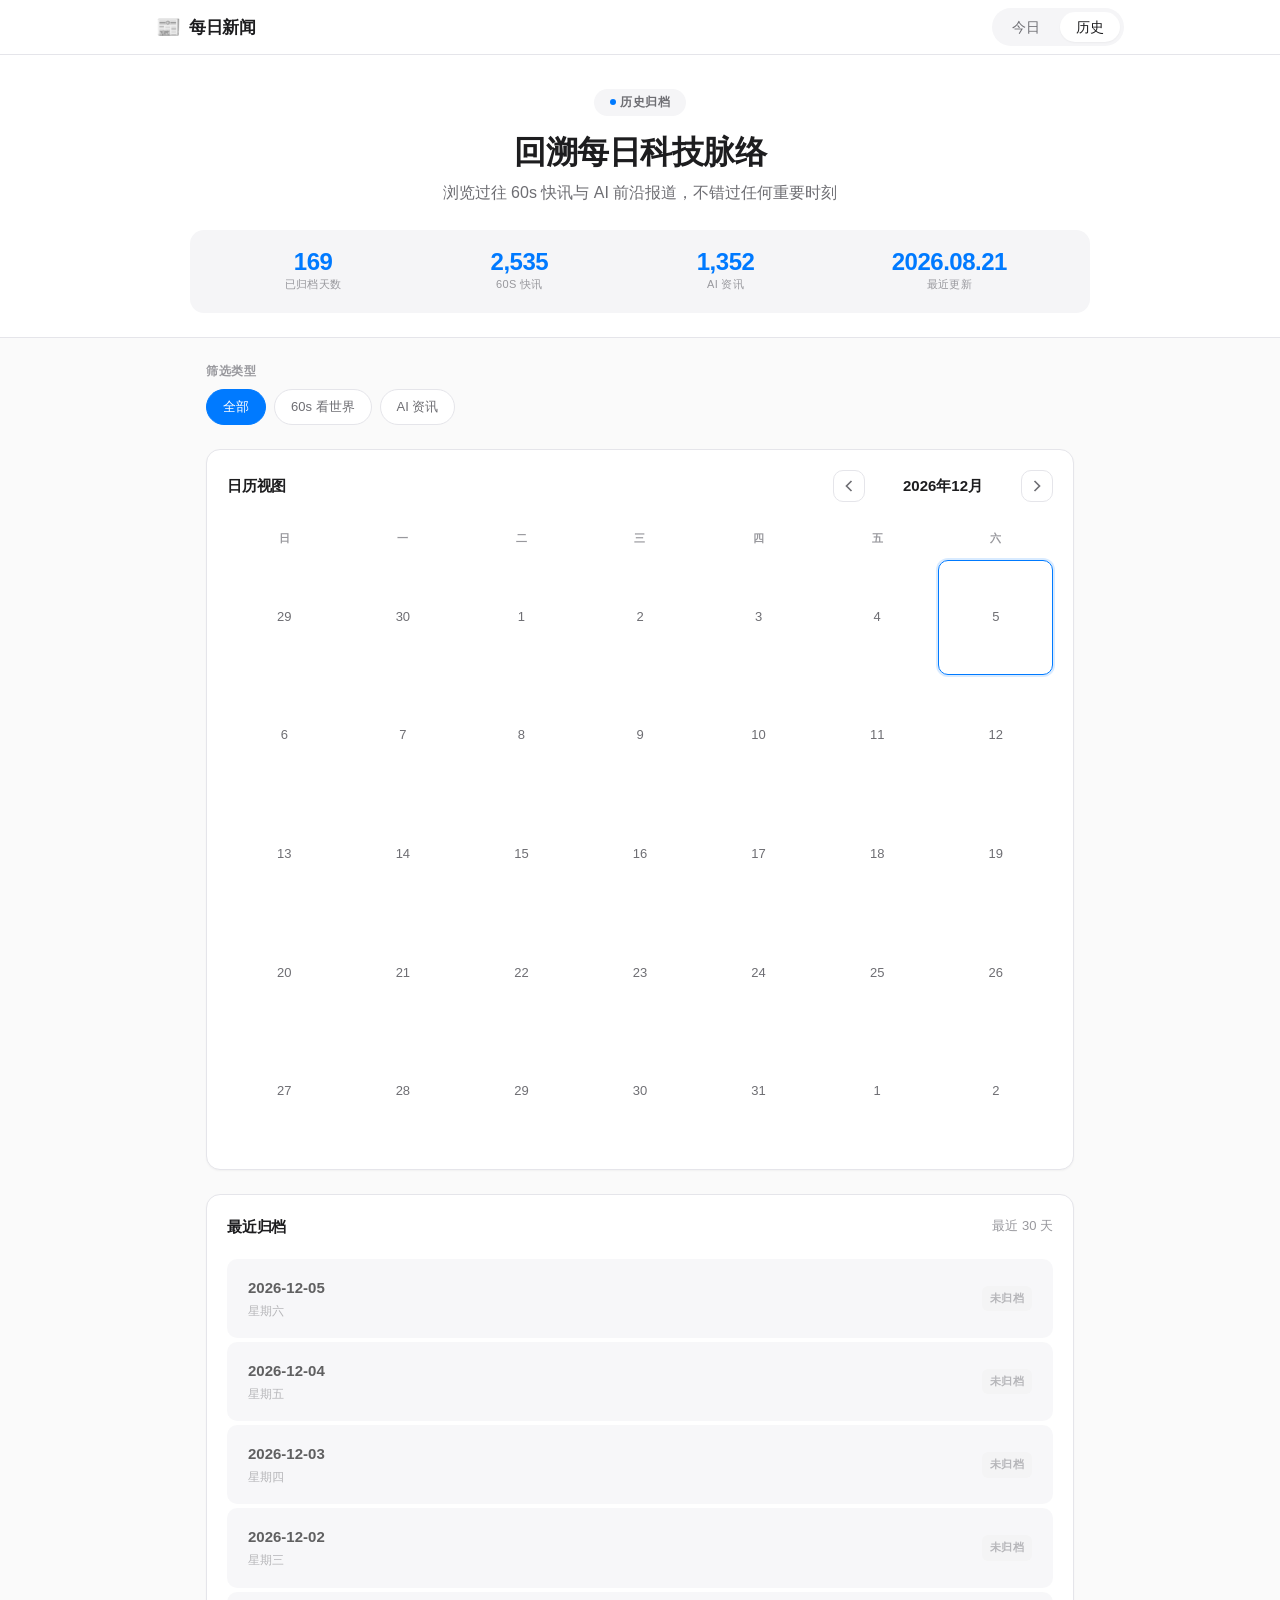
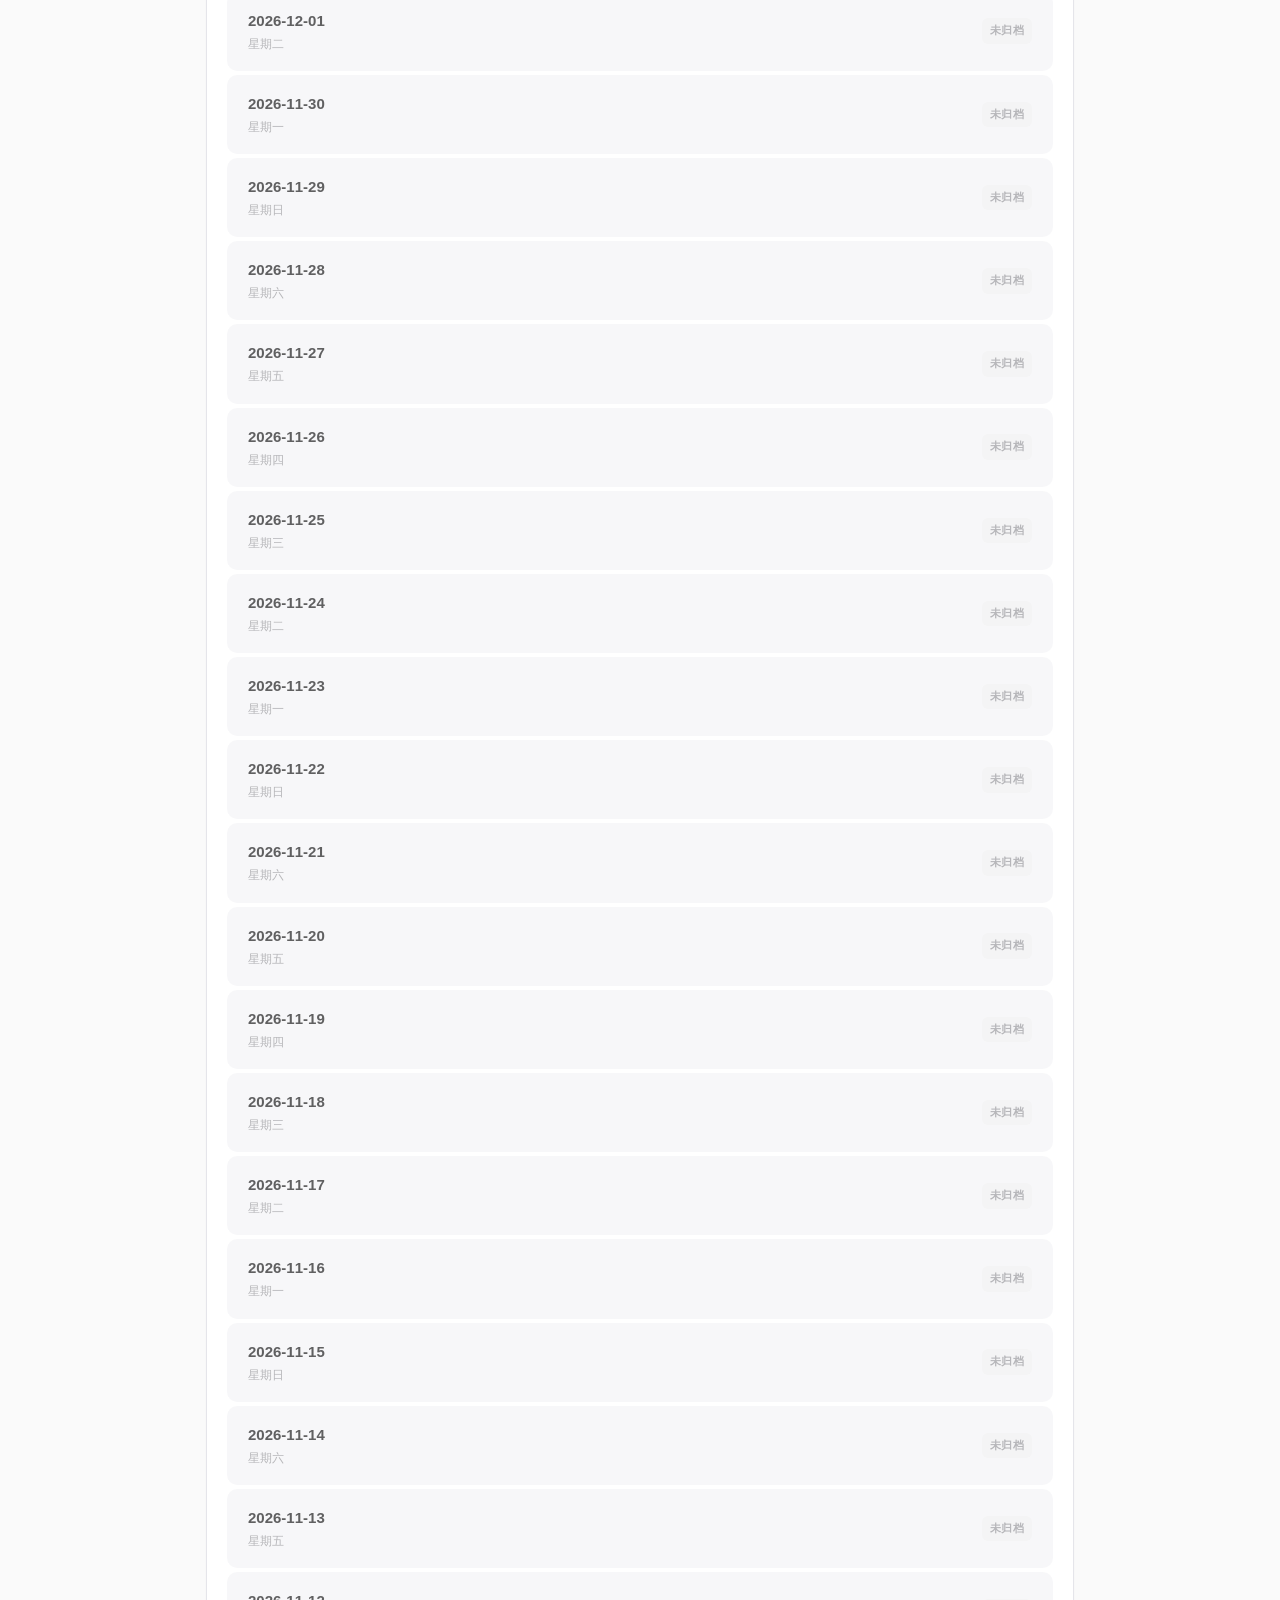
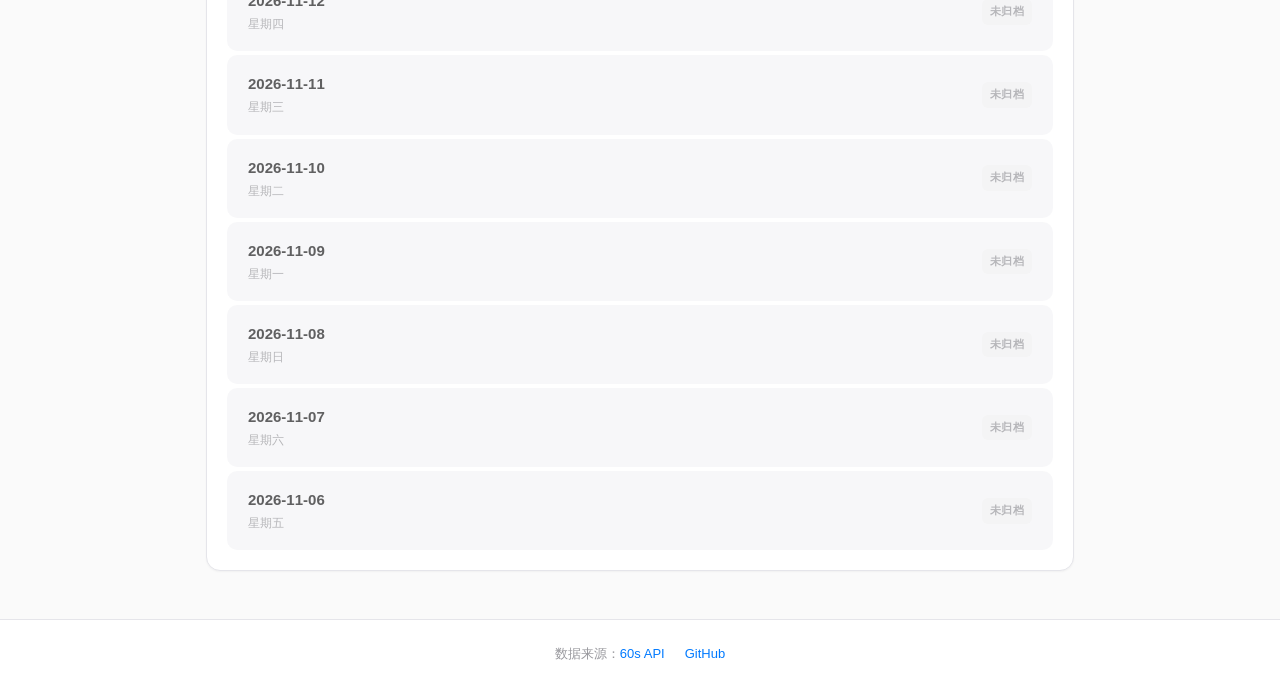
<file: history.html>
<!DOCTYPE html>
<html lang="zh-CN">
<head>
    <meta charset="UTF-8">
    <meta name="viewport" content="width=device-width, initial-scale=1.0">
    <title>历史新闻 - 每日新闻</title>
    <link rel="stylesheet" href="style.css">
    <link rel="icon" type="image/svg+xml" href="data:image/svg+xml,<svg xmlns='http://www.w3.org/2000/svg' viewBox='0 0 100 100'><text y='.9em' font-size='90'>📰</text></svg>">
</head>
<body>
    <div class="page-wrapper">
        <!-- Navigation Bar -->
        <nav class="top-nav">
            <div class="nav-container">
                <a href="index.html" class="nav-logo">
                    <span class="logo-icon">📰</span>
                    <span class="logo-text">每日新闻</span>
                </a>
                <div class="nav-tabs">
                    <a href="index.html" class="nav-tab">今日</a>
                    <a href="history.html" class="nav-tab active">历史</a>
                </div>
            </div>
        </nav>

        <!-- Hero Section -->
        <header class="hero">
            <div class="hero-content">
                <div class="hero-main">
                    <div class="hero-badge history-badge">
                        <span class="badge-dot"></span>
                        历史归档
                    </div>
                    <h1 class="hero-title">回溯每日科技脉络</h1>
                    <p class="hero-desc">浏览过往 60s 快讯与 AI 前沿报道，不错过任何重要时刻</p>
                </div>

                <!-- History Summary Bar -->
                <div class="hero-status-bar history-summary">
                    <div class="summary-stat">
                        <span class="stat-value" id="total-days">-</span>
                        <span class="stat-label">已归档天数</span>
                    </div>
                    <div class="summary-stat">
                        <span class="stat-value" id="total-news">-</span>
                        <span class="stat-label">60s 快讯</span>
                    </div>
                    <div class="summary-stat">
                        <span class="stat-value" id="total-ai">-</span>
                        <span class="stat-label">AI 资讯</span>
                    </div>
                    <div class="summary-stat">
                        <span class="stat-value" id="latest-date">-</span>
                        <span class="stat-label">最近更新</span>
                    </div>
                </div>
            </div>
        </header>

        <main>
            <!-- Filter & Quick Nav -->
            <div class="history-controls">
                <div class="filter-group">
                    <label class="filter-label">筛选类型</label>
                    <div class="filter-chips">
                        <button class="filter-chip active" data-filter="all">全部</button>
                        <button class="filter-chip" data-filter="news">60s 看世界</button>
                        <button class="filter-chip" data-filter="ai">AI 资讯</button>
                    </div>
                </div>
            </div>

            <!-- Calendar View -->
            <div class="calendar-section">
                <div class="section-header">
                    <h2 class="section-title">日历视图</h2>
                    <div class="calendar-nav">
                        <button class="nav-btn" id="prev-month" aria-label="上个月">
                            <svg width="20" height="20" viewBox="0 0 24 24" fill="none" stroke="currentColor" stroke-width="2">
                                <path d="M15 18l-6-6 6-6"/>
                            </svg>
                        </button>
                        <span class="calendar-month-label" id="calendar-month"></span>
                        <button class="nav-btn" id="next-month" aria-label="下个月">
                            <svg width="20" height="20" viewBox="0 0 24 24" fill="none" stroke="currentColor" stroke-width="2">
                                <path d="M9 18l6-6-6-6"/>
                            </svg>
                        </button>
                    </div>
                </div>
                <div class="calendar-view" id="calendar">
                    <div class="loading">加载日历...</div>
                </div>
            </div>

            <!-- Archive List -->
            <div class="archive-section">
                <div class="section-header">
                    <h2 class="section-title">最近归档</h2>
                    <span class="archive-count" id="archive-count">最近 30 天</span>
                </div>
                <div class="archive-list" id="archive-list"></div>
            </div>
        </main>

        <footer>
            <div class="footer-content">
                <p class="footer-text">数据来源：<a href="https://60s.viki.moe" target="_blank">60s API</a></p>
                <p class="footer-text"><a href="https://github.com/hao031410/daily-news" target="_blank">GitHub</a></p>
            </div>
        </footer>
    </div>

    <script src="script.js"></script>
</body>
</html>
</file>
<file: style.css>
/* ===================================
   Daily News - Product Style v1.1
   Clean, Modern, Tool-like Aesthetic
   Enhanced visual hierarchy & rhythm
   =================================== */

* {
    margin: 0;
    padding: 0;
    box-sizing: border-box;
}

:root {
    /* Colors */
    --bg-primary: #fafafa;
    --bg-secondary: #ffffff;
    --bg-tertiary: #f5f5f7;
    --bg-quaternary: #f0f0f2;

    --text-primary: #1d1d1f;
    --text-secondary: #6e6e73;
    --text-tertiary: #98989d;

    --accent-primary: #007aff;
    --accent-primary-rgb: 0, 122, 255;
    --accent-secondary: #5856d6;
    --accent-success: #34c759;
    --accent-warning: #ff9500;
    --accent-danger: #ff3b30;

    --border-light: #e5e5ea;
    --border-medium: #d1d1d6;

    --shadow-sm: 0 1px 2px rgba(0, 0, 0, 0.04);
    --shadow-md: 0 4px 12px rgba(0, 0, 0, 0.06);
    --shadow-lg: 0 8px 24px rgba(0, 0, 0, 0.08);
    --shadow-hover: 0 12px 32px rgba(0, 0, 0, 0.1);

    /* Spacing */
    --space-xs: 0.25rem;
    --space-sm: 0.5rem;
    --space-md: 1rem;
    --space-lg: 1.25rem;
    --space-xl: 1.5rem;
    --space-2xl: 2rem;
    --space-3xl: 3rem;

    /* Radius */
    --radius-sm: 6px;
    --radius-md: 10px;
    --radius-lg: 14px;
    --radius-xl: 20px;
    --radius-full: 9999px;

    /* Transitions */
    --transition-fast: 120ms cubic-bezier(0.4, 0, 0.2, 1);
    --transition-base: 200ms cubic-bezier(0.4, 0, 0.2, 1);
    --transition-slow: 300ms cubic-bezier(0.4, 0, 0.2, 1);
}

body {
    font-family: -apple-system, BlinkMacSystemFont, 'SF Pro Text', 'Segoe UI', Roboto, 'Helvetica Neue', Arial, sans-serif;
    background: var(--bg-primary);
    color: var(--text-primary);
    line-height: 1.6;
    -webkit-font-smoothing: antialiased;
    -moz-osx-font-smoothing: grayscale;
}

.page-wrapper {
    min-height: 100vh;
    display: flex;
    flex-direction: column;
}

/* ===================================
   Top Navigation Bar
   =================================== */
.top-nav {
    background: var(--bg-secondary);
    border-bottom: 1px solid var(--border-light);
    position: sticky;
    top: 0;
    z-index: 100;
    backdrop-filter: blur(20px);
    background: rgba(255, 255, 255, 0.9);
}

.nav-container {
    max-width: 1000px;
    margin: 0 auto;
    display: flex;
    justify-content: space-between;
    align-items: center;
    padding: var(--space-sm) var(--space-md);
}

.nav-logo {
    display: flex;
    align-items: center;
    gap: var(--space-sm);
    text-decoration: none;
    color: var(--text-primary);
    font-weight: 600;
    font-size: 1.0625rem;
    letter-spacing: -0.2px;
}

.logo-icon {
    font-size: 1.25rem;
}

.nav-tabs {
    display: flex;
    gap: var(--space-xs);
    background: var(--bg-tertiary);
    padding: var(--space-xs);
    border-radius: var(--radius-full);
}

.nav-tab {
    padding: var(--space-xs) var(--space-md);
    text-decoration: none;
    color: var(--text-secondary);
    font-size: 0.875rem;
    font-weight: 500;
    border-radius: var(--radius-full);
    transition: all var(--transition-fast);
    white-space: nowrap;
}

.nav-tab:hover {
    color: var(--text-primary);
    background: rgba(255, 255, 255, 0.5);
}

.nav-tab.active {
    background: var(--bg-secondary);
    color: var(--text-primary);
    box-shadow: var(--shadow-sm);
}

/* ===================================
   Hero Section
   =================================== */
.hero {
    background: var(--bg-secondary);
    border-bottom: 1px solid var(--border-light);
    padding: var(--space-2xl) var(--space-md) var(--space-xl);
}

.hero-content {
    max-width: 900px;
    margin: 0 auto;
}

.hero-main {
    text-align: center;
    margin-bottom: var(--space-xl);
}

.hero-badge {
    display: inline-flex;
    align-items: center;
    gap: var(--space-xs);
    padding: var(--space-xs) var(--space-md);
    background: var(--bg-tertiary);
    color: var(--text-secondary);
    font-size: 0.75rem;
    font-weight: 600;
    letter-spacing: 0.5px;
    text-transform: uppercase;
    border-radius: var(--radius-full);
    margin-bottom: var(--space-md);
}

.badge-dot {
    width: 6px;
    height: 6px;
    background: var(--accent-success);
    border-radius: var(--radius-full);
    animation: pulse 2s ease-in-out infinite;
}

/* History badge variant */
.history-badge .badge-dot {
    background: var(--accent-primary);
}

.badge-text {
    margin-left: 2px;
}

@keyframes pulse {
    0%, 100% { opacity: 1; transform: scale(1); }
    50% { opacity: 0.6; transform: scale(0.9); }
}

.hero-title {
    font-size: 2rem;
    font-weight: 700;
    letter-spacing: -0.5px;
    color: var(--text-primary);
    margin-bottom: var(--space-sm);
    line-height: 1.25;
}

.hero-desc {
    font-size: 1rem;
    color: var(--text-secondary);
    font-weight: 400;
    max-width: 520px;
    margin: 0 auto;
}

/* Back to today link */
.back-to-today {
    display: inline-flex;
    align-items: center;
    gap: var(--space-xs);
    margin-top: var(--space-md);
    padding: var(--space-xs) var(--space-md);
    background: var(--bg-secondary);
    border: 1px solid var(--border-light);
    border-radius: var(--radius-full);
    color: var(--text-secondary);
    font-size: 0.8125rem;
    font-weight: 500;
    text-decoration: none;
    transition: all var(--transition-fast);
}

.back-to-today:hover {
    border-color: var(--accent-primary);
    color: var(--accent-primary);
    background: rgba(0, 122, 255, 0.04);
}

.back-to-today svg {
    width: 14px;
    height: 14px;
}

/* ===================================
   Status Bar
   =================================== */
.hero-status-bar {
    display: flex;
    align-items: center;
    justify-content: center;
    gap: var(--space-lg);
    padding: var(--space-lg);
    background: var(--bg-tertiary);
    border-radius: var(--radius-lg);
    margin-top: var(--space-lg);
}

.status-item {
    display: flex;
    align-items: center;
    gap: var(--space-sm);
}

.status-icon {
    font-size: 1.125rem;
    line-height: 1;
}

.status-info {
    display: flex;
    flex-direction: column;
    gap: 2px;
}

.status-label {
    font-size: 0.6875rem;
    color: var(--text-tertiary);
    text-transform: uppercase;
    letter-spacing: 0.3px;
    font-weight: 500;
}

.status-value {
    font-size: 0.875rem;
    color: var(--text-primary);
    font-weight: 600;
    white-space: nowrap;
}

.status-divider {
    width: 1px;
    height: 32px;
    background: var(--border-light);
}

/* History summary variant */
.history-summary {
    justify-content: space-around;
    gap: 0;
}

.summary-stat {
    display: flex;
    flex-direction: column;
    align-items: center;
    gap: 2px;
    min-width: 80px;
}

.stat-value {
    font-size: 1.5rem;
    font-weight: 700;
    color: var(--accent-primary);
    line-height: 1;
    letter-spacing: -0.5px;
}

.stat-label {
    font-size: 0.6875rem;
    color: var(--text-tertiary);
    text-transform: uppercase;
    letter-spacing: 0.3px;
    font-weight: 500;
}

/* ===================================
   Main Content
   =================================== */
main {
    flex: 1;
    max-width: 900px;
    margin: 0 auto;
    padding: var(--space-xl) var(--space-md) var(--space-3xl);
    width: 100%;
}

/* ===================================
   History Controls
   =================================== */
.history-controls {
    margin-bottom: var(--space-xl);
}

.filter-group {
    display: flex;
    flex-direction: column;
    gap: var(--space-sm);
}

.filter-label {
    font-size: 0.75rem;
    font-weight: 600;
    color: var(--text-tertiary);
    text-transform: uppercase;
    letter-spacing: 0.5px;
}

.filter-chips {
    display: flex;
    gap: var(--space-sm);
}

.filter-chip {
    padding: var(--space-sm) var(--space-md);
    background: var(--bg-secondary);
    border: 1px solid var(--border-light);
    border-radius: var(--radius-full);
    color: var(--text-secondary);
    font-size: 0.8125rem;
    font-weight: 500;
    cursor: pointer;
    transition: all var(--transition-fast);
}

.filter-chip:hover {
    border-color: var(--border-medium);
    color: var(--text-primary);
}

.filter-chip.active {
    background: var(--accent-primary);
    border-color: var(--accent-primary);
    color: white;
}

/* ===================================
   Calendar Section
   =================================== */
.calendar-section {
    background: var(--bg-secondary);
    border: 1px solid var(--border-light);
    border-radius: var(--radius-lg);
    padding: var(--space-lg);
    margin-bottom: var(--space-xl);
    box-shadow: var(--shadow-sm);
}

.section-header {
    display: flex;
    justify-content: space-between;
    align-items: center;
    margin-bottom: var(--space-lg);
}

.section-title {
    font-size: 0.9375rem;
    font-weight: 600;
    color: var(--text-primary);
    letter-spacing: -0.2px;
}

.archive-count {
    font-size: 0.8125rem;
    color: var(--text-tertiary);
}

.calendar-nav {
    display: flex;
    align-items: center;
    gap: var(--space-sm);
}

.nav-btn {
    width: 32px;
    height: 32px;
    display: flex;
    align-items: center;
    justify-content: center;
    border: 1px solid var(--border-light);
    border-radius: var(--radius-md);
    background: var(--bg-secondary);
    color: var(--text-secondary);
    cursor: pointer;
    transition: all var(--transition-fast);
}

.nav-btn:hover {
    border-color: var(--accent-primary);
    color: var(--accent-primary);
    background: rgba(0, 122, 255, 0.04);
}

.calendar-month-label {
    font-size: 0.9375rem;
    font-weight: 600;
    color: var(--text-primary);
    min-width: 140px;
    text-align: center;
}

/* Calendar Grid */
.calendar-view {
    padding: 0;
}

/* Calendar with empty state */
.calendar-view:has(.empty-state) {
    padding: var(--space-xl);
}

.calendar-grid {
    display: grid;
    grid-template-columns: repeat(7, 1fr);
    gap: var(--space-xs);
}

.calendar-weekday {
    font-size: 0.6875rem;
    color: var(--text-tertiary);
    text-align: center;
    padding: var(--space-sm);
    font-weight: 600;
    text-transform: uppercase;
    letter-spacing: 0.3px;
}

.calendar-day {
    aspect-ratio: 1;
    display: flex;
    flex-direction: column;
    align-items: center;
    justify-content: center;
    border-radius: var(--radius-md);
    font-size: 0.8125rem;
    color: var(--text-secondary);
    cursor: pointer;
    transition: all var(--transition-fast);
    position: relative;
    border: 1px solid transparent;
}

.calendar-day:hover:not(.empty) {
    background: var(--bg-tertiary);
    border-color: var(--border-light);
}

.calendar-day.has-data {
    background: var(--bg-tertiary);
    color: var(--text-primary);
    font-weight: 600;
    border-color: var(--border-light);
}

.calendar-day.has-data::after {
    content: '';
    position: absolute;
    bottom: 5px;
    width: 4px;
    height: 4px;
    background: var(--accent-primary);
    border-radius: var(--radius-full);
}

.calendar-day.has-data.news-only::after {
    background: #1976d2;
}

.calendar-day.has-data.ai-only::after {
    background: #7b1fa2;
}

.calendar-day.has-data:hover {
    border-color: var(--accent-primary);
}

.calendar-day.empty {
    cursor: default;
}

.calendar-day.today {
    border-color: var(--accent-primary);
    box-shadow: 0 0 0 2px rgba(0, 122, 255, 0.15);
}

/* ===================================
   Archive Section
   =================================== */
.archive-section {
    background: var(--bg-secondary);
    border: 1px solid var(--border-light);
    border-radius: var(--radius-lg);
    padding: var(--space-lg);
    box-shadow: var(--shadow-sm);
}

.archive-list {
    display: flex;
    flex-direction: column;
    gap: var(--space-xs);
    margin-top: var(--space-md);
}

.archive-item {
    display: flex;
    justify-content: space-between;
    align-items: center;
    padding: var(--space-md) var(--space-lg);
    background: var(--bg-tertiary);
    border-radius: var(--radius-md);
    cursor: pointer;
    transition: all var(--transition-base);
    border: 1px solid transparent;
}

.archive-item:hover {
    background: var(--bg-secondary);
    border-color: var(--border-light);
    transform: translateX(4px);
    box-shadow: var(--shadow-sm);
}

.archive-date {
    display: flex;
    flex-direction: column;
    gap: 2px;
}

.archive-date-primary {
    font-weight: 600;
    color: var(--text-primary);
    font-size: 0.9375rem;
}

.archive-date-secondary {
    font-size: 0.75rem;
    color: var(--text-tertiary);
}

.archive-types {
    display: flex;
    gap: var(--space-sm);
}

.type-badge {
    padding: var(--space-xs) var(--space-sm);
    border-radius: var(--radius-sm);
    font-size: 0.6875rem;
    font-weight: 700;
    text-transform: uppercase;
    letter-spacing: 0.3px;
}

.type-badge.news {
    background: #e3f2fd;
    color: #1976d2;
}

.type-badge.ai {
    background: #f3e5f5;
    color: #7b1fa2;
}

.type-badge.empty {
    background: var(--bg-quaternary);
    color: var(--text-tertiary);
}

/* ===================================
   Segmented Control
   =================================== */
.segmented-control {
    display: flex;
    background: var(--bg-tertiary);
    padding: var(--space-sm);
    border-radius: var(--radius-full);
    margin-bottom: var(--space-xl);
    gap: var(--space-xs);
}

.segment-btn {
    flex: 1;
    display: flex;
    align-items: center;
    justify-content: center;
    padding: var(--space-sm) var(--space-md);
    min-height: 40px;
    border: none;
    background: transparent;
    border-radius: var(--radius-full);
    cursor: pointer;
    font-size: 0.875rem;
    font-weight: 500;
    color: var(--text-secondary);
    transition: all var(--transition-fast);
}

.segment-btn:hover:not(.active) {
    background: rgba(255, 255, 255, 0.5);
    color: var(--text-primary);
}

.segment-btn.active {
    background: var(--bg-secondary);
    color: var(--text-primary);
    box-shadow: var(--shadow-sm);
}

.segment-label {
    display: flex;
    align-items: center;
    gap: var(--space-xs);
    white-space: nowrap;
}

.segment-icon {
    font-size: 1rem;
}

/* ===================================
   Tab Contents
   =================================== */
.tab-content {
    display: none;
}

.tab-content.active {
    display: block;
}

/* ===================================
   News Grid (All Tab)
   =================================== */
.news-grid {
    display: grid;
    grid-template-columns: repeat(auto-fill, minmax(300px, 1fr));
    gap: var(--space-md);
}

/* ===================================
   News List & Cards
   =================================== */
.news-list {
    display: flex;
    flex-direction: column;
    gap: var(--space-md);
}

.news-item {
    background: var(--bg-secondary);
    border: 1px solid var(--border-light);
    border-radius: var(--radius-lg);
    padding: var(--space-lg);
    transition: all var(--transition-base);
    box-shadow: var(--shadow-sm);
}

.news-item:hover {
    border-color: var(--border-medium);
    box-shadow: var(--shadow-md);
    transform: translateY(-2px);
}

.news-item .news-index {
    display: inline-flex;
    align-items: center;
    justify-content: center;
    width: 26px;
    height: 26px;
    background: var(--bg-tertiary);
    color: var(--text-tertiary);
    font-size: 0.75rem;
    font-weight: 700;
    border-radius: var(--radius-sm);
    margin-bottom: var(--space-sm);
}

.news-item h3 {
    font-size: 1rem;
    font-weight: 600;
    color: var(--text-primary);
    margin-bottom: var(--space-sm);
    line-height: 1.5;
    letter-spacing: -0.2px;
}

.news-item p {
    color: var(--text-secondary);
    font-size: 0.9375rem;
    margin-bottom: var(--space-md);
    line-height: 1.6;
}

.news-meta {
    display: flex;
    justify-content: space-between;
    align-items: center;
    padding-top: var(--space-md);
    border-top: 1px solid var(--border-light);
    font-size: 0.8125rem;
}

.news-meta .news-source {
    color: var(--text-tertiary);
    font-weight: 500;
}

.news-meta .news-link {
    color: var(--accent-primary);
    text-decoration: none;
    font-weight: 500;
    transition: color var(--transition-fast);
}

.news-meta .news-link:hover {
    color: var(--accent-secondary);
    text-decoration: underline;
}

/* Category Badge */
.news-category {
    display: inline-block;
    padding: var(--space-xs) var(--space-sm);
    background: var(--bg-tertiary);
    color: var(--text-secondary);
    font-size: 0.6875rem;
    font-weight: 700;
    border-radius: var(--radius-sm);
    margin-bottom: var(--space-sm);
    margin-right: var(--space-sm);
    text-transform: uppercase;
    letter-spacing: 0.3px;
}

.news-category.news {
    background: #e3f2fd;
    color: #1976d2;
}

.news-category.ai {
    background: #f3e5f5;
    color: #7b1fa2;
}

/* ===================================
   Loading State
   =================================== */
.loading {
    text-align: center;
    padding: var(--space-2xl);
    color: var(--text-tertiary);
    font-size: 0.9375rem;
}

.loading::before {
    content: '';
    display: inline-block;
    width: 20px;
    height: 20px;
    border: 2px solid var(--border-light);
    border-top-color: var(--accent-primary);
    border-radius: 50%;
    animation: spin 0.8s linear infinite;
    margin-right: var(--space-sm);
    vertical-align: middle;
}

@keyframes spin {
    to { transform: rotate(360deg); }
}

/* Empty State */
.empty-state {
    text-align: center;
    padding: var(--space-2xl) var(--space-lg);
    color: var(--text-tertiary);
    font-size: 0.875rem;
    background: var(--bg-tertiary);
    border-radius: var(--radius-lg);
    border: 1px dashed var(--border-light);
}

/* Archive item without data */
.archive-item.no-data {
    opacity: 0.7;
    cursor: not-allowed;
}

.archive-item.no-data:hover {
    transform: none;
    border-color: transparent;
    box-shadow: none;
}

/* ===================================
   Footer
   =================================== */
footer {
    background: var(--bg-secondary);
    border-top: 1px solid var(--border-light);
    padding: var(--space-xl) var(--space-md);
    margin-top: auto;
}

.footer-content {
    max-width: 900px;
    margin: 0 auto;
    display: flex;
    justify-content: center;
    gap: var(--space-lg);
    flex-wrap: wrap;
}

.footer-text {
    font-size: 0.8125rem;
    color: var(--text-tertiary);
}

.footer-text a {
    color: var(--accent-primary);
    text-decoration: none;
    font-weight: 500;
    transition: color var(--transition-fast);
}

.footer-text a:hover {
    color: var(--accent-secondary);
}

/* ===================================
   Responsive Design
   =================================== */
@media (max-width: 768px) {
    :root {
        --space-2xl: 1.75rem;
        --space-3xl: 2rem;
    }

    .nav-container {
        padding: var(--space-sm);
    }

    .nav-tab {
        padding: var(--space-xs) var(--space-sm);
        font-size: 0.8125rem;
    }

    .hero {
        padding: var(--space-xl) var(--space-md) var(--space-lg);
    }

    .hero-title {
        font-size: 1.5rem;
    }

    .hero-desc {
        font-size: 0.9375rem;
    }

    .hero-status-bar {
        flex-wrap: wrap;
        gap: var(--space-md);
        padding: var(--space-md);
    }

    .status-divider {
        display: none;
    }

    .history-summary {
        flex-wrap: wrap;
        justify-content: center;
        gap: var(--space-lg);
    }

    .summary-stat {
        min-width: 60px;
    }

    .stat-value {
        font-size: 1.25rem;
    }

    .segmented-control {
        flex-direction: row;
    }

    .segment-btn {
        padding: var(--space-sm);
        font-size: 0.8125rem;
    }

    .news-grid {
        grid-template-columns: 1fr;
    }

    .section-header {
        flex-direction: column;
        align-items: flex-start;
        gap: var(--space-sm);
    }

    .calendar-nav {
        width: 100%;
        justify-content: space-between;
    }

    .calendar-month-label {
        min-width: auto;
        flex: 1;
    }

    .calendar-view {
        overflow-x: auto;
        -webkit-overflow-scrolling: touch;
    }

    .calendar-grid {
        min-width: 280px;
    }

    .archive-item {
        flex-direction: column;
        align-items: flex-start;
        gap: var(--space-sm);
    }

    .footer-content {
        flex-direction: column;
        align-items: center;
        gap: var(--space-xs);
    }
}

@media (max-width: 480px) {
    .hero-title {
        font-size: 1.25rem;
    }

    .hero-desc {
        font-size: 0.875rem;
    }

    .segment-btn {
        padding: var(--space-xs) var(--space-sm);
        font-size: 0.75rem;
    }

    .segment-icon {
        display: none;
    }

    .news-item {
        padding: var(--space-md);
    }

    .news-item h3 {
        font-size: 0.9375rem;
    }

    .news-item p {
        font-size: 0.875rem;
    }

    .filter-chips {
        flex-wrap: wrap;
    }

    .filter-chip {
        padding: var(--space-xs) var(--space-sm);
        font-size: 0.75rem;
    }
}

/* ===================================
   Utility Classes
   =================================== */
.text-center {
    text-align: center;
}

.hidden {
    display: none !important;
}

.sr-only {
    position: absolute;
    width: 1px;
    height: 1px;
    padding: 0;
    margin: -1px;
    overflow: hidden;
    clip: rect(0, 0, 0, 0);
    white-space: nowrap;
    border: 0;
}
</file>
